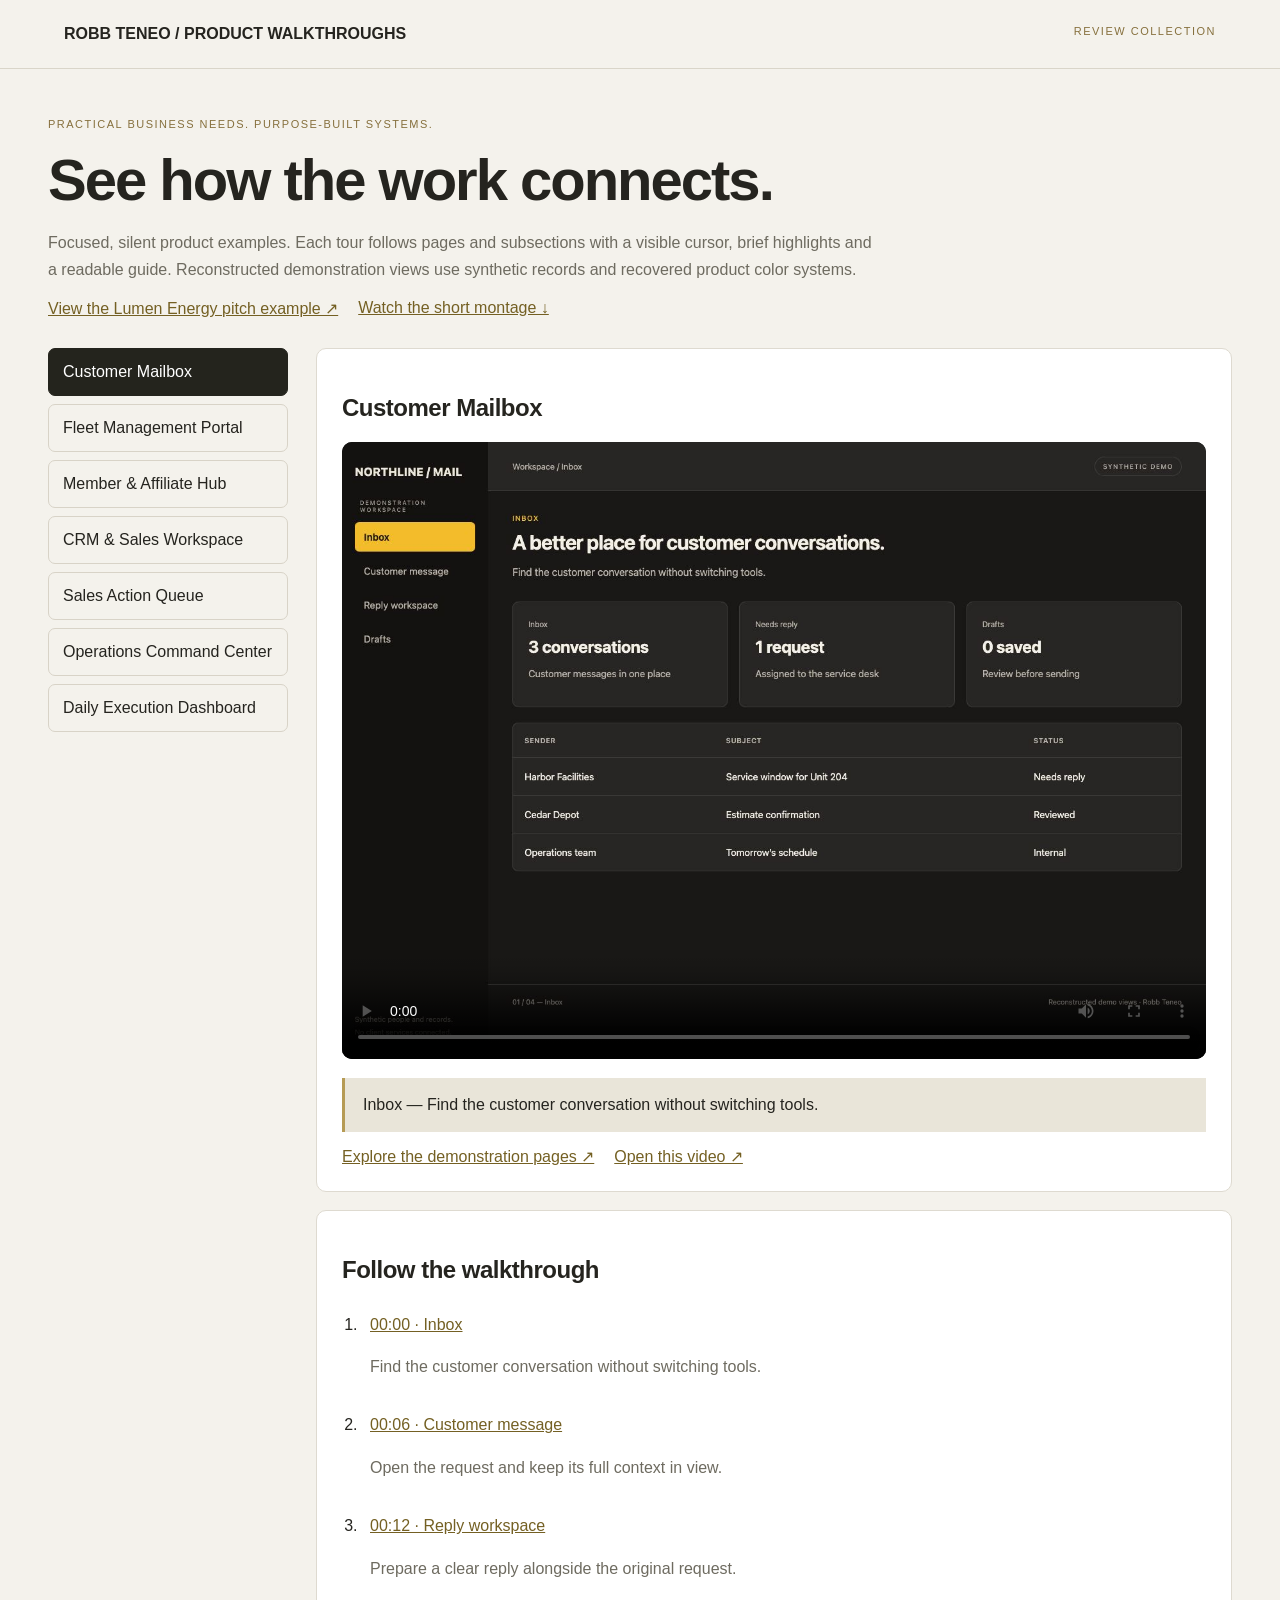
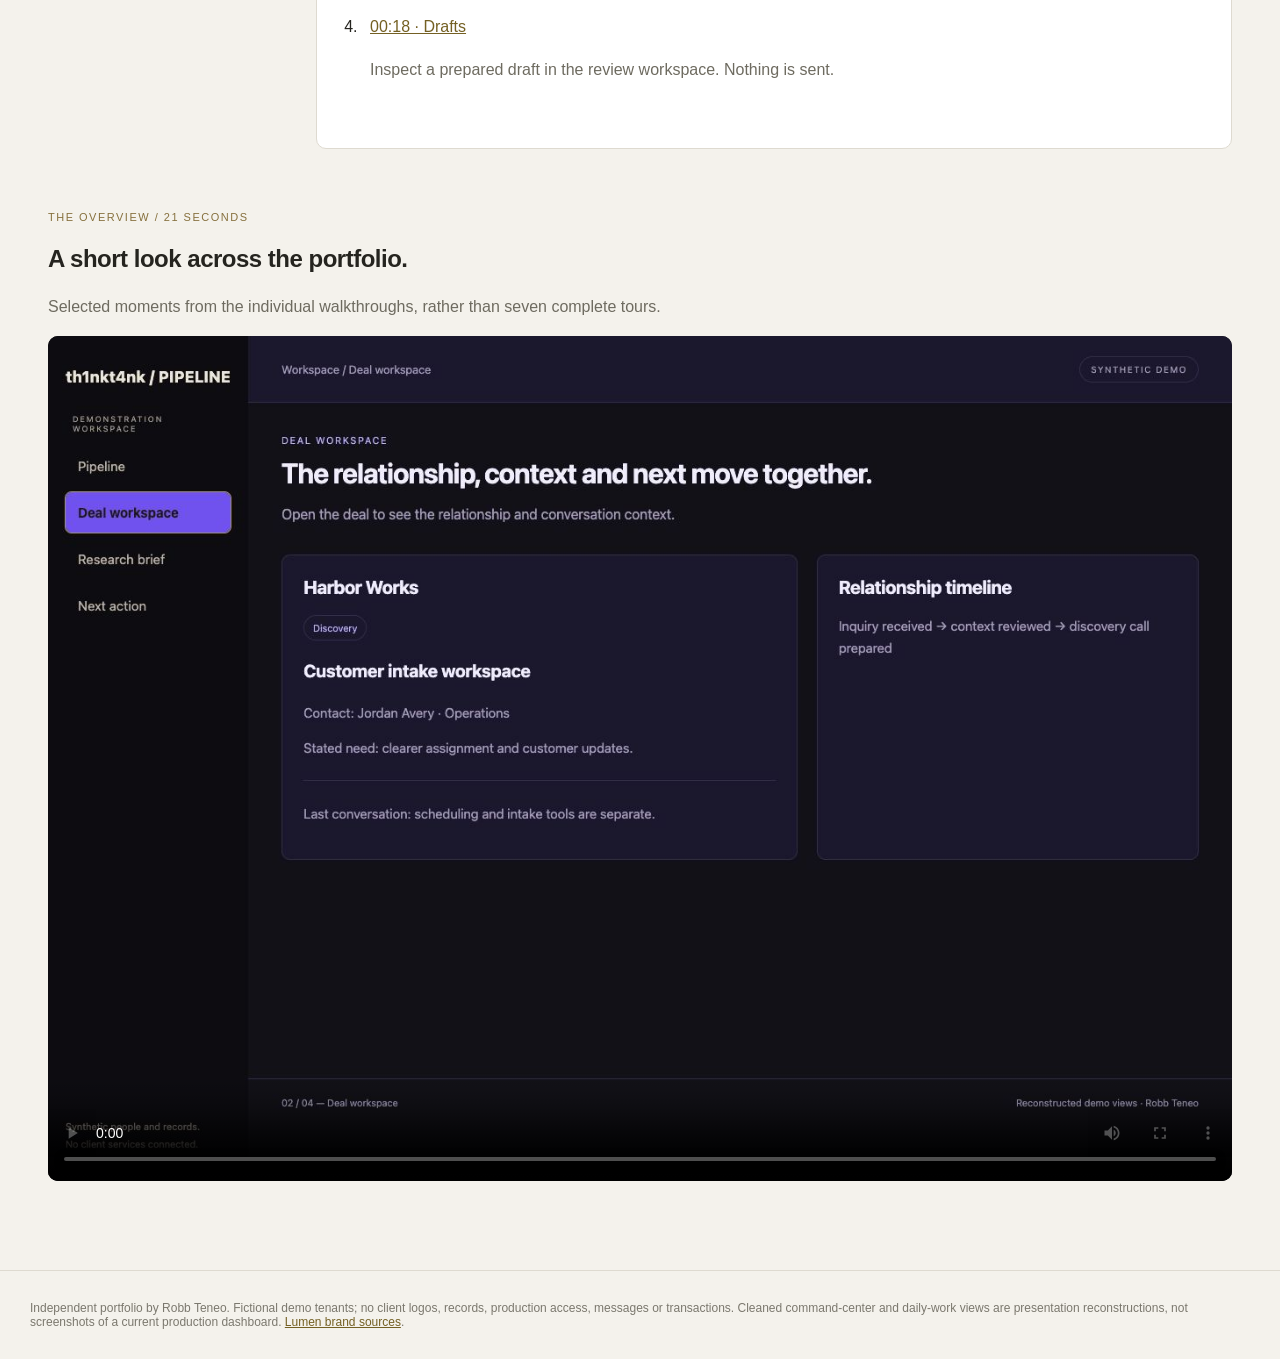
<file: index.html>
<!doctype html><html lang="en"><meta charset="utf-8"><meta name="viewport" content="width=device-width,initial-scale=1"><title>Robb Teneo — Product walkthrough library</title><link rel="stylesheet" href="gallery.css"><header><b>ROBB TENEO / PRODUCT WALKTHROUGHS</b><small>Review collection</small></header><main><small>Practical business needs. Purpose-built systems.</small><h1>See how the work connects.</h1><p>Focused, silent product examples. Each tour follows pages and subsections with a visible cursor, brief highlights and a readable guide. Reconstructed demonstration views use synthetic records and recovered product color systems.</p><div class="links"><a href="pitch-lumen.html">View the Lumen Energy pitch example ↗</a><a href="#montage">Watch the short montage ↓</a></div><div class="layout"><nav aria-label="Product walkthroughs"><button data-product="mail">Customer Mailbox</button><button data-product="fleet">Fleet Management Portal</button><button data-product="affiliate">Member & Affiliate Hub</button><button data-product="crm">CRM & Sales Workspace</button><button data-product="queue">Sales Action Queue</button><button data-product="command">Operations Command Center</button><button data-product="daily">Daily Execution Dashboard</button></nav><div><article><h2 id="name"></h2><video id="player" controls playsinline preload="metadata"></video><div id="current" class="guide" aria-live="polite"></div><div class="links"><a id="open" href="products/">Explore the demonstration pages ↗</a><a id="download">Open this video ↗</a></div></article><article><h2>Follow the walkthrough</h2><ol id="guide"></ol></article></div></div><section id="montage" class="montage"><small>The overview / 21 seconds</small><h2>A short look across the portfolio.</h2><p>Selected moments from the individual walkthroughs, rather than seven complete tours.</p><video controls playsinline preload="metadata" poster="products/captures/crm-1.png"><source src="products/videos/montage.mp4" type="video/mp4"></video></section></main><footer>Independent portfolio by Robb Teneo. Fictional demo tenants; no client logos, records, production access, messages or transactions. Cleaned command-center and daily-work views are presentation reconstructions, not screenshots of a current production dashboard. <a href="brand/lumen-source.json">Lumen brand sources</a>.</footer><script>const names={"mail": "Customer Mailbox", "fleet": "Fleet Management Portal", "affiliate": "Member & Affiliate Hub", "crm": "CRM & Sales Workspace", "queue": "Sales Action Queue", "command": "Operations Command Center", "daily": "Daily Execution Dashboard"};let data,selected;const player=document.getElementById('player');fetch('products/fixtures.json').then(r=>r.json()).then(d=>{data=d;select(new URLSearchParams(location.search).get('product')||'mail')});function select(k){if(!data[k])k='mail';selected=k;let p=data[k];document.getElementById('name').textContent=names[k];player.poster='products/captures/'+k+'-0.png';player.src='products/videos/'+k+'.mp4';document.getElementById('open').href='products/?product='+k;document.getElementById('download').href=player.src;document.getElementById('guide').innerHTML=p.tabs.map((t,i)=>`<li><a href="#player" data-seek="${i*6}">00:${String(i*6).padStart(2,'0')} · ${t}</a><p>${p.captions[i]}</p></li>`).join('');document.querySelectorAll('[data-seek]').forEach(a=>a.onclick=e=>{e.preventDefault();player.currentTime=Number(a.dataset.seek);player.play()});document.querySelectorAll('[data-product]').forEach(b=>b.classList.toggle('active',b.dataset.product===k));sync()}function sync(){if(!selected)return;let i=Math.min(3,Math.floor(player.currentTime/6));document.getElementById('current').textContent=data[selected].tabs[i]+' — '+data[selected].captions[i]}player.addEventListener('timeupdate',sync);document.querySelectorAll('[data-product]').forEach(b=>b.onclick=()=>select(b.dataset.product));</script></html>
</file>
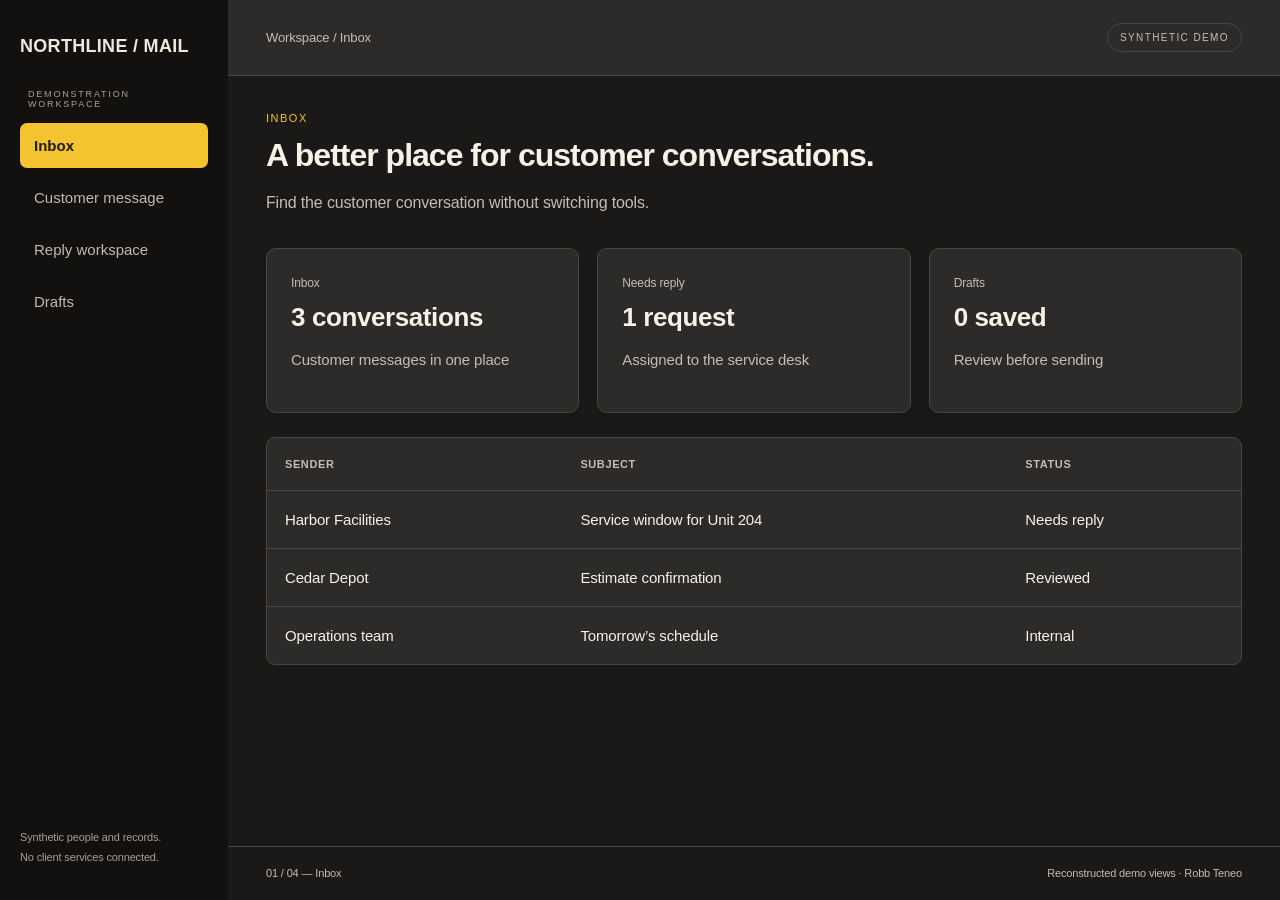
<file: products/index.html>
<!doctype html><html lang="en"><meta charset="utf-8"><meta name="viewport" content="width=device-width, initial-scale=1"><title>Product walkthrough studio</title><link rel="stylesheet" href="studio.css"><body><aside><div class="brand" id="brand"></div><div class="workspace">DEMONSTRATION WORKSPACE</div><nav id="nav"></nav><div class="aside-foot">Synthetic people and records.<br>No client services connected.</div></aside><div class="shell"><header><span id="crumb"></span><span class="demo">SYNTHETIC DEMO</span></header><main><div class="eyebrow" id="label"></div><h1 id="title"></h1><p class="subtitle" id="caption"></p><div id="view"></div></main><footer><span id="step"></span><span>Reconstructed demo views · Robb Teneo</span></footer></div><script src="studio.js"></script></body></html>
</file>
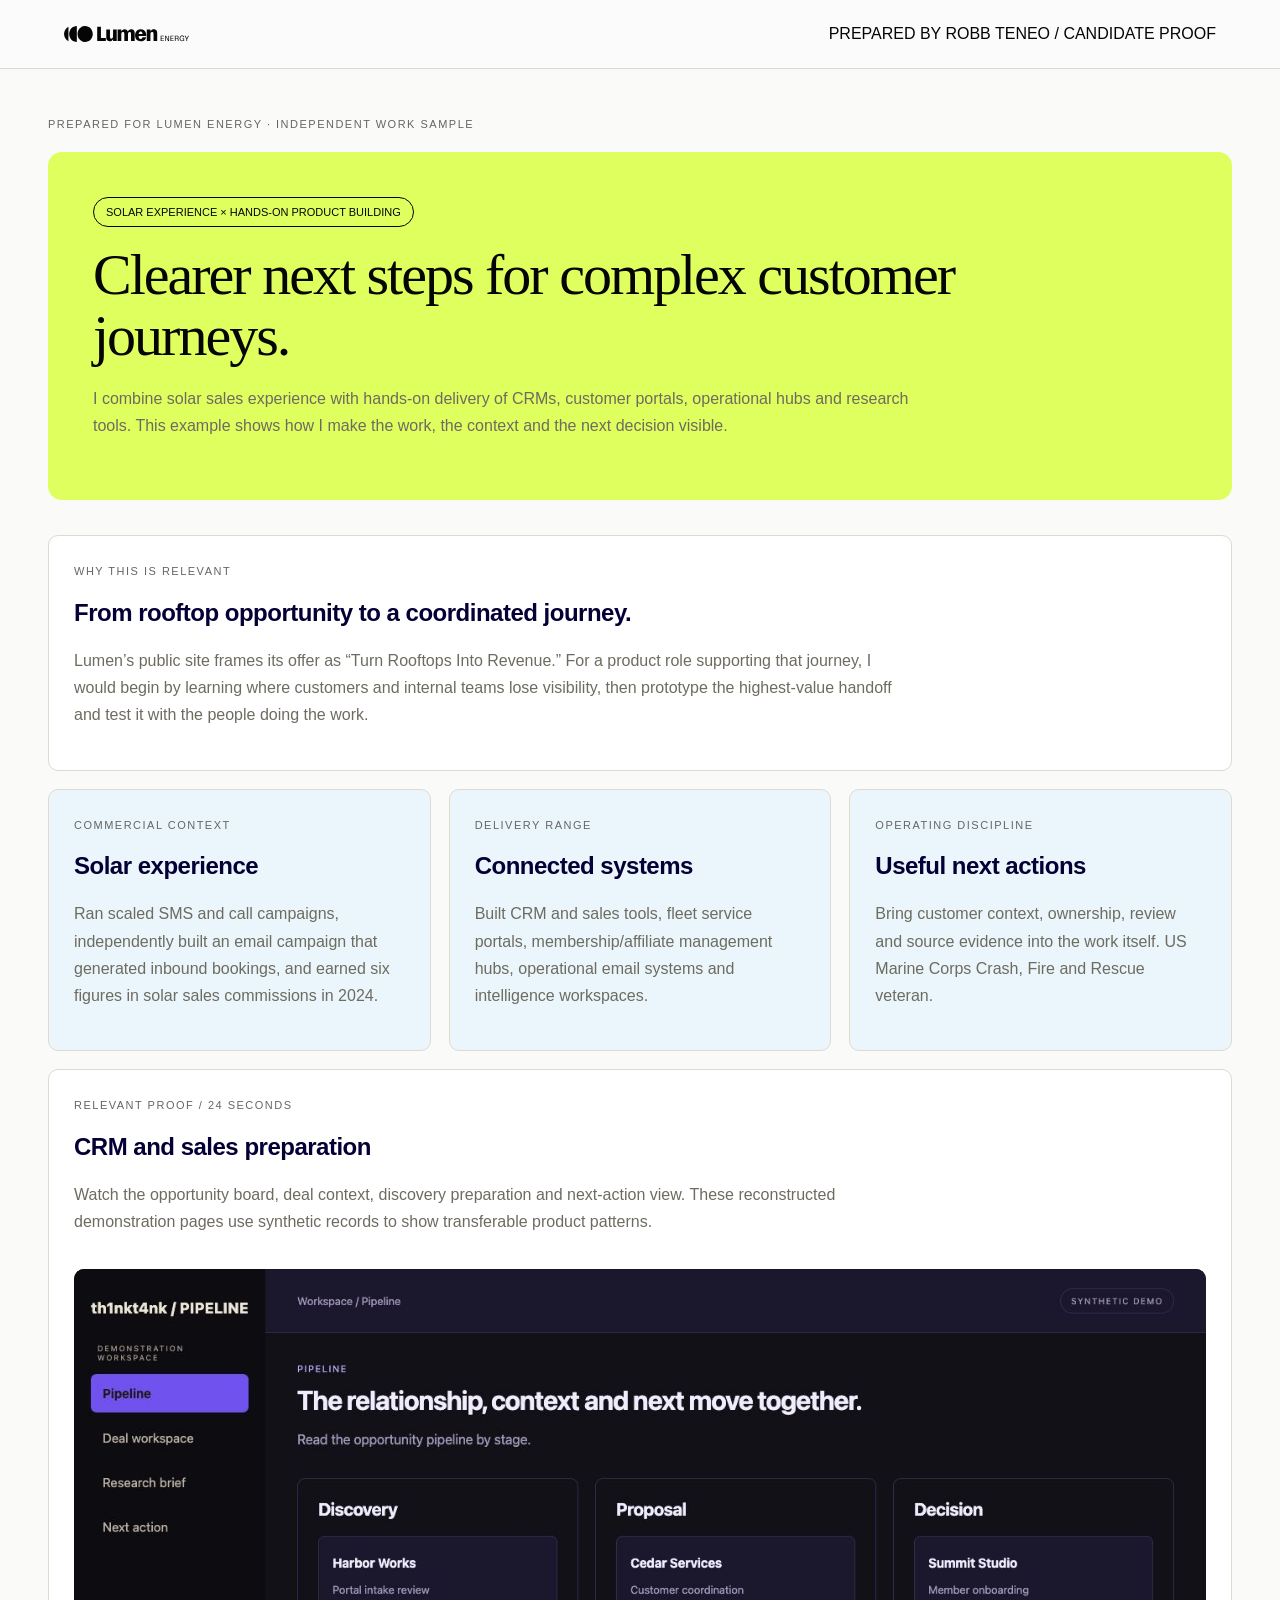
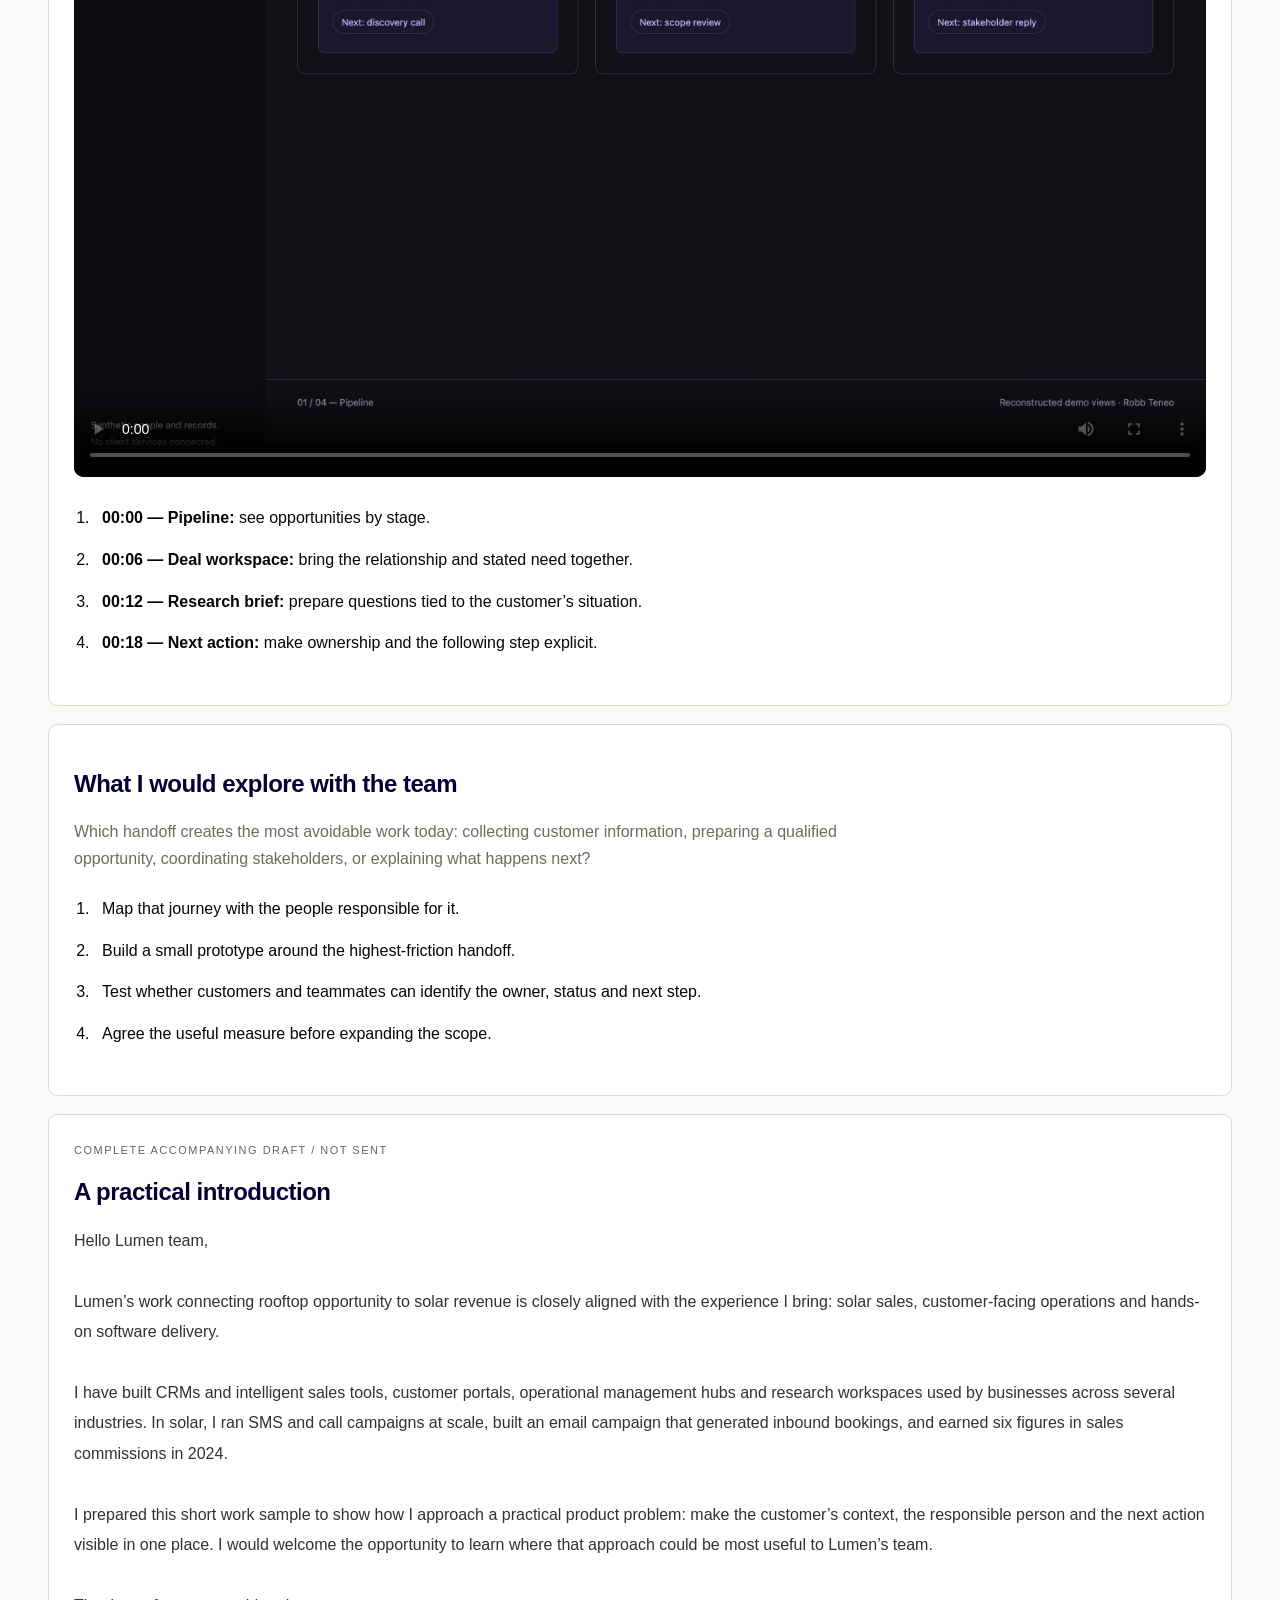
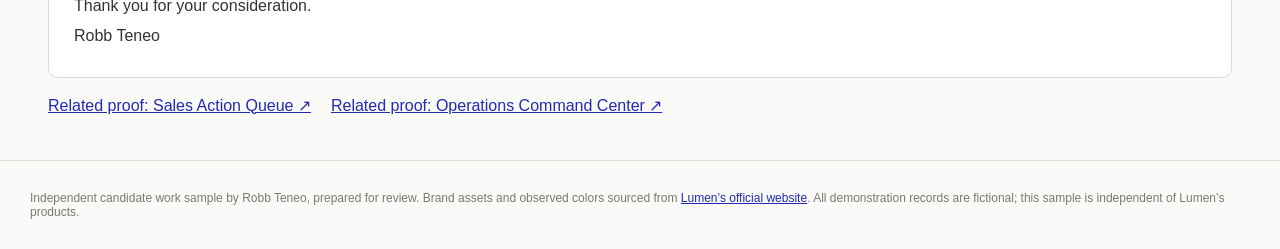
<file: pitch-lumen.html>
<!doctype html><html lang="en"><meta charset="utf-8"><meta name="viewport" content="width=device-width,initial-scale=1"><title>Prepared for Lumen Energy — Robb Teneo</title><link rel="stylesheet" href="gallery.css"><style>body{background:#fafaf9;color:#050505}header{background:#fbfbfb;color:#050505;border-bottom:1px solid #d9d9d5;align-items:center}header img{width:125px;max-height:38px}small{color:#656565}.hero{background:#dfff5e;padding:45px;border-radius:14px;margin:20px 0 35px}h1{font-family:Georgia,serif;font-weight:400;max-width:920px}h2{color:#040035}.evidence{display:grid;grid-template-columns:repeat(3,1fr);gap:18px}.evidence article{background:#eaf6fb}.badge{border:1px solid #050505;padding:8px 12px;border-radius:20px;font-size:11px;display:inline-block}blockquote{border-left:4px solid #232ab1;padding:14px 24px;font-size:20px;line-height:1.7;margin:20px 0}.clip{margin-top:18px}.draft{white-space:pre-line;line-height:1.9;color:#323232}a{color:#232ab1}@media(max-width:750px){.evidence{grid-template-columns:1fr}.hero{padding:26px}}</style><header><img src="brand/lumen.svg" alt="Lumen Energy"><span>PREPARED BY ROBB TENEO / CANDIDATE PROOF</span></header><main><small>Prepared for Lumen Energy · Independent work sample</small><section class="hero"><span class="badge">SOLAR EXPERIENCE × HANDS-ON PRODUCT BUILDING</span><h1>Clearer next steps for complex customer journeys.</h1><p>I combine solar sales experience with hands-on delivery of CRMs, customer portals, operational hubs and research tools. This example shows how I make the work, the context and the next decision visible.</p></section><article><small>Why this is relevant</small><h2>From rooftop opportunity to a coordinated journey.</h2><p>Lumen’s public site frames its offer as “Turn Rooftops Into Revenue.” For a product role supporting that journey, I would begin by learning where customers and internal teams lose visibility, then prototype the highest-value handoff and test it with the people doing the work.</p></article><div class="evidence"><article><small>Commercial context</small><h2>Solar experience</h2><p>Ran scaled SMS and call campaigns, independently built an email campaign that generated inbound bookings, and earned six figures in solar sales commissions in 2024.</p></article><article><small>Delivery range</small><h2>Connected systems</h2><p>Built CRM and sales tools, fleet service portals, membership/affiliate management hubs, operational email systems and intelligence workspaces.</p></article><article><small>Operating discipline</small><h2>Useful next actions</h2><p>Bring customer context, ownership, review and source evidence into the work itself. US Marine Corps Crash, Fire and Rescue veteran.</p></article></div><article><small>Relevant proof / 24 seconds</small><h2>CRM and sales preparation</h2><p>Watch the opportunity board, deal context, discovery preparation and next-action view. These reconstructed demonstration pages use synthetic records to show transferable product patterns.</p><video class="clip" controls playsinline preload="metadata" poster="products/captures/crm-0.png"><source src="products/videos/crm.mp4" type="video/mp4"><track kind="captions" src="products/videos/crm.vtt" srclang="en" label="English"></video><ol><li><b>00:00 — Pipeline:</b> see opportunities by stage.</li><li><b>00:06 — Deal workspace:</b> bring the relationship and stated need together.</li><li><b>00:12 — Research brief:</b> prepare questions tied to the customer’s situation.</li><li><b>00:18 — Next action:</b> make ownership and the following step explicit.</li></ol></article><article><h2>What I would explore with the team</h2><p>Which handoff creates the most avoidable work today: collecting customer information, preparing a qualified opportunity, coordinating stakeholders, or explaining what happens next?</p><ol><li>Map that journey with the people responsible for it.</li><li>Build a small prototype around the highest-friction handoff.</li><li>Test whether customers and teammates can identify the owner, status and next step.</li><li>Agree the useful measure before expanding the scope.</li></ol></article><article><small>Complete accompanying draft / not sent</small><h2>A practical introduction</h2><div class="draft">Hello Lumen team,

Lumen’s work connecting rooftop opportunity to solar revenue is closely aligned with the experience I bring: solar sales, customer-facing operations and hands-on software delivery.

I have built CRMs and intelligent sales tools, customer portals, operational management hubs and research workspaces used by businesses across several industries. In solar, I ran SMS and call campaigns at scale, built an email campaign that generated inbound bookings, and earned six figures in sales commissions in 2024.

I prepared this short work sample to show how I approach a practical product problem: make the customer’s context, the responsible person and the next action visible in one place. I would welcome the opportunity to learn where that approach could be most useful to Lumen’s team.

Thank you for your consideration.
Robb Teneo</div></article><div class="links"><a href="index.html?product=queue">Related proof: Sales Action Queue ↗</a><a href="index.html?product=command">Related proof: Operations Command Center ↗</a></div></main><footer>Independent candidate work sample by Robb Teneo, prepared for review. Brand assets and observed colors sourced from <a href="https://www.getlumen.com/">Lumen’s official website</a>. All demonstration records are fictional; this sample is independent of Lumen’s products.</footer></html>
</file>
<file: gallery.css>
*{box-sizing:border-box}body{margin:0;background:#f4f2ec;color:#25241f;font:16px -apple-system,BlinkMacSystemFont,"Segoe UI",Arial,sans-serif}header{padding:25px 5%;border-bottom:1px solid #d9d5c9;display:flex;justify-content:space-between}main{max-width:1240px;margin:auto;padding:45px 28px}h1{font-size:clamp(36px,5vw,58px);font-weight:650;letter-spacing:-2px;max-width:860px;line-height:1.05;margin:18px 0}p{color:#6e6b60;line-height:1.7;max-width:830px}small{font-size:11px;letter-spacing:1.5px;text-transform:uppercase;color:#86703d}.layout{display:grid;grid-template-columns:240px 1fr;gap:28px;margin-top:30px}nav{display:flex;flex-direction:column;gap:8px}button{font:inherit;padding:14px;text-align:left;border:1px solid #d8d3c7;background:transparent;border-radius:7px;cursor:pointer;color:inherit}button.active{background:#24241d;color:#fff;border-color:#24241d}video{width:100%;background:#141414;border-radius:10px}article{background:#fff;padding:25px;border:1px solid #dedad0;border-radius:10px;margin-bottom:18px}h2{font-size:24px;letter-spacing:-.5px}a{color:#746023}.guide{margin:15px 0;padding:18px;background:#e9e5d9;border-left:3px solid #b69b55}ol{padding-left:20px}li{padding:8px;line-height:1.6}footer{font-size:12px;padding:30px;border-top:1px solid #dedad0;color:#7b786e}.links{display:flex;gap:20px;flex-wrap:wrap}.montage{margin:40px 0} @media(max-width:750px){.layout{grid-template-columns:1fr}nav{flex-direction:row;flex-wrap:wrap}header{gap:15px;font-size:12px}}
</file>
<file: products/studio.css>
:root{font-family:-apple-system,BlinkMacSystemFont,"Segoe UI",Arial,sans-serif;--bg:#f1efe9;--panel:#fff;--ink:#24261f;--muted:#687164;--line:#d6dad2;--accent:#756016;--aside:#1b1917;--aside-ink:#eee9dc;--highlight:#f4c430}*{box-sizing:border-box}body{margin:0;background:var(--bg);color:var(--ink);font-size:15px;letter-spacing:-.15px}body[data-theme=mail]{--bg:#1b1917;--panel:#2d2b2a;--ink:#f6f2e8;--muted:#c4bdb2;--line:#4a4540;--accent:#f4c430;--aside:#121110}body[data-theme=affiliate]{--bg:#080808;--panel:#141311;--ink:#f8f6ef;--muted:#bcb8ac;--line:#403927;--accent:#e9bd46;--aside:#050505}body[data-theme=crm]{--bg:#100f18;--panel:#1d1733;--ink:#f3efff;--muted:#ada3c2;--line:#3a3258;--accent:#c4b5fd;--aside:#09080e;--highlight:#7c5cf0}body[data-theme=queue]{--bg:#f4f2ec;--panel:#fff;--ink:#0f0f0a;--muted:#5b5a4e;--line:#e0ddcd;--accent:#a8832a;--aside:#202019}body[data-theme=command]{--bg:#f5f3ee;--panel:#fff;--ink:#29251e;--muted:#756b5b;--line:#dfd7c7;--accent:#8c6e1e;--aside:#241810}body[data-theme=daily]{--bg:#f5f5f7;--panel:#fff;--ink:#23232b;--muted:#737380;--line:#dddde5;--accent:#6351a8;--aside:#25232d;--highlight:#a294d0}aside{position:fixed;inset:0 auto 0 0;width:228px;background:var(--aside);color:var(--aside-ink);padding:34px 20px}.brand{font-size:18px;font-weight:750;letter-spacing:.3px;line-height:1.4}.workspace{font-size:9px;letter-spacing:1.8px;color:#aaa295;margin:30px 8px 14px}nav{display:flex;flex-direction:column;gap:7px}button{font:inherit;text-align:left;border:0;background:transparent;color:#c2baae;padding:14px;border-radius:7px;cursor:pointer}button.active{background:var(--highlight);color:#211b10;font-weight:650}button:hover{outline:1px solid #b8a66c}.aside-foot{position:absolute;bottom:32px;font-size:11px;line-height:1.8;color:#a79f91}.shell{margin-left:228px}header{height:76px;padding:0 38px;border-bottom:1px solid var(--line);display:flex;align-items:center;justify-content:space-between;background:var(--panel);color:var(--muted);font-size:13px}.demo{font-size:10px;letter-spacing:1.4px;border:1px solid var(--line);border-radius:20px;padding:8px 12px}main{padding:36px 38px;min-height:770px}.eyebrow{font-size:11px;letter-spacing:1.5px;color:var(--accent);text-transform:uppercase}h1{font-size:32px;line-height:1.2;max-width:870px;font-weight:650;letter-spacing:-1px;margin:12px 0 14px}.subtitle{color:var(--muted);font-size:16px;line-height:1.6;max-width:850px;margin-bottom:32px}.cards{display:grid;grid-template-columns:repeat(3,1fr);gap:18px;margin-bottom:24px}article{background:var(--panel);border:1px solid var(--line);border-radius:10px;padding:24px;box-shadow:0 3px 9px #00000005}.cards article{min-height:125px}.cards h2{font-size:26px;margin:12px 0 8px}small,label{color:var(--muted);font-size:12px}p{line-height:1.65;color:var(--muted)}h2{font-size:21px;letter-spacing:-.4px;margin:0 0 20px}h3{font-size:20px;line-height:1.5}table{width:100%;border-collapse:separate;border-spacing:0;background:var(--panel);border:1px solid var(--line);border-radius:9px;overflow:hidden}th{color:var(--muted);font-size:11px;letter-spacing:.6px;text-transform:uppercase;font-weight:600}td,th{text-align:left;padding:20px 18px;border-bottom:1px solid var(--line)}tr:last-child td{border:0}.split{display:grid;grid-template-columns:1.35fr 1fr;gap:22px}.badge{font-size:11px;color:var(--accent);border:1px solid var(--line);padding:7px 10px;border-radius:20px;display:inline-block}.meta{font-size:11px;letter-spacing:.5px}.field,textarea{padding:15px;border:1px solid var(--line);border-radius:7px;background:var(--bg);color:var(--ink);margin:8px 0 20px;width:100%;font:inherit}textarea{height:170px;line-height:1.7;resize:none}.success{background:var(--panel);border-left:4px solid var(--accent);padding:22px;margin-bottom:25px;color:var(--accent);font-weight:650}.check{padding:22px 0;border-bottom:1px solid var(--line);color:var(--accent)}.pending{color:var(--muted)}.kanban{display:grid;grid-template-columns:repeat(3,1fr);gap:20px}.kanban article{background:var(--bg)}.deal{border:1px solid var(--line);padding:22px 16px;background:var(--panel);border-radius:8px}.deal p{font-size:13px}.message{padding:25px;background:var(--bg);border-radius:8px;line-height:1.8;border-left:3px solid var(--accent)}footer{padding:20px 38px;border-top:1px solid var(--line);display:flex;justify-content:space-between;color:var(--muted);font-size:11px}hr{border:0;border-top:1px solid var(--line);margin:25px 0}@media(max-width:700px){aside{position:static;width:100%;padding:20px}nav{flex-direction:row;flex-wrap:wrap}.workspace,.aside-foot{display:none}.shell{margin:0}.cards,.split,.kanban{grid-template-columns:1fr}main{padding:25px}table{font-size:12px}td,th{padding:12px}}
</file>
